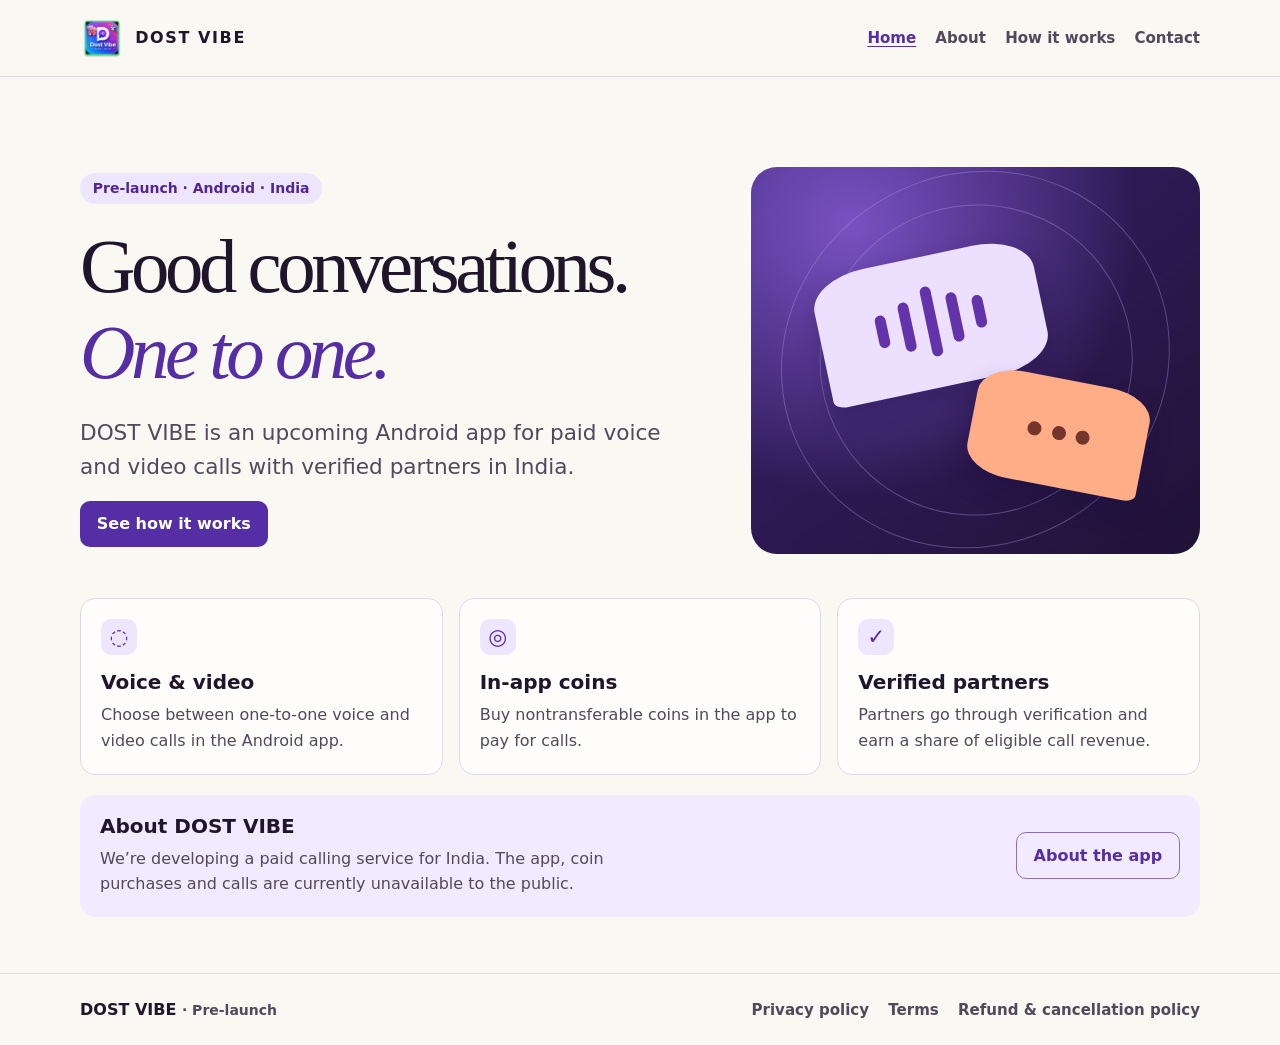
<file: index.html>
<!doctype html>
<html lang="en-IN">
<head>
<meta charset="utf-8">
<meta name="viewport" content="width=device-width, initial-scale=1">
<title>DOST VIBE | Voice and video calling</title>
<meta name="description" content="DOST VIBE is a pre-launch Android app for paid one-to-one voice and video calls in India.">
<meta name="theme-color" content="#faf8f3">
<link rel="icon" type="image/webp" href="app-icon.webp">
<link rel="stylesheet" href="style.css">
</head>
<body>
<a class="skip" href="#main">Skip to content</a>
<header class="header"><div class="shell top">
<a class="brand" href="index.html"><img class="app-icon" src="app-icon.webp" width="44" height="44" alt="">DOST VIBE</a>
<nav aria-label="Main navigation"><a href="index.html" aria-current="page">Home</a><a href="about.html">About</a><a href="how-it-works.html">How it works</a><a href="contact.html">Contact</a></nav>
</div></header>
<main id="main" class="shell home">

<section class="hero">
<div class="hero-copy"><span class="status">Pre-launch · Android · India</span>
<h1>Good conversations.<br><em>One to one.</em></h1>
<p>DOST VIBE is an upcoming Android app for paid voice and video calls with verified partners in India.</p>
<a class="button" href="how-it-works.html">See how it works</a></div>
<div class="art" aria-hidden="true"><div class="orbit a"></div><div class="orbit b"></div><div class="bubble first"><i></i><i></i><i></i><i></i><i></i></div><div class="bubble second"><b></b><b></b><b></b></div></div>
</section>
<section class="features" aria-label="Planned features">
<article><span class="symbol" aria-hidden="true">◌</span><h2>Voice &amp; video</h2><p>Choose between one-to-one voice and video calls in the Android app.</p></article>
<article><span class="symbol" aria-hidden="true">◎</span><h2>In-app coins</h2><p>Buy nontransferable coins in the app to pay for calls.</p></article>
<article><span class="symbol" aria-hidden="true">✓</span><h2>Verified partners</h2><p>Partners go through verification and earn a share of eligible call revenue.</p></article>
</section>
<section class="band"><div><h2>About DOST VIBE</h2><p>We’re developing a paid calling service for India. The app, coin purchases and calls are currently unavailable to the public.</p></div><a class="outline" href="about.html">About the app</a></section>
</main>
<footer class="footer"><div class="shell bottom"><span class="foot-brand">DOST VIBE <small>· Pre-launch</small></span>
<nav aria-label="Policies"><a href="privacy.html">Privacy policy</a><a href="terms.html">Terms</a><a href="refunds.html">Refund &amp; cancellation policy</a></nav></div></footer>
</body>
</html>
</file>
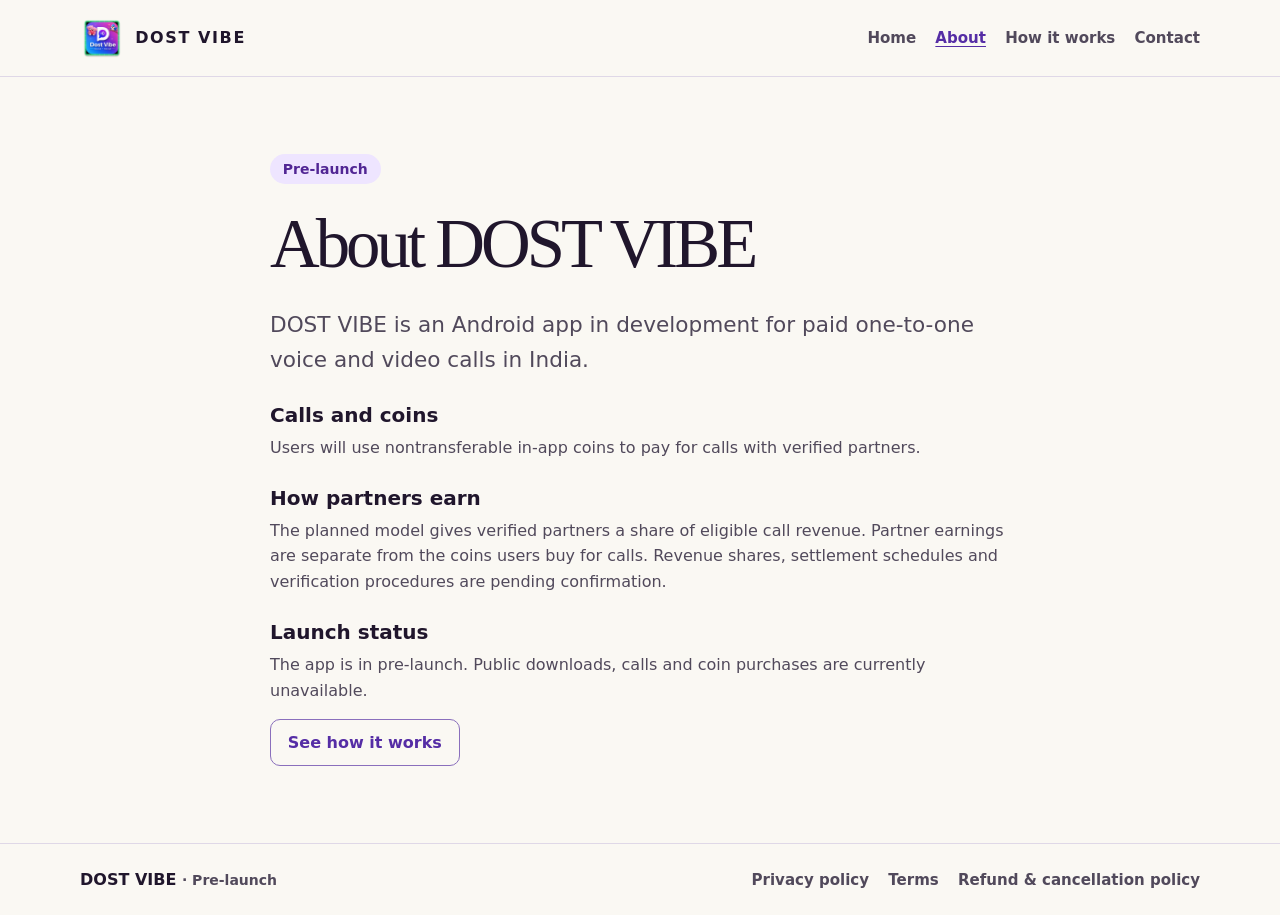
<file: about.html>
<!doctype html>
<html lang="en-IN">
<head>
<meta charset="utf-8">
<meta name="viewport" content="width=device-width, initial-scale=1">
<title>About | DOST VIBE</title>
<meta name="description" content="Learn about the planned DOST VIBE Android calling service.">
<meta name="theme-color" content="#faf8f3">
<link rel="icon" type="image/webp" href="app-icon.webp">
<link rel="stylesheet" href="style.css">
</head>
<body>
<a class="skip" href="#main">Skip to content</a>
<header class="header"><div class="shell top">
<a class="brand" href="index.html"><img class="app-icon" src="app-icon.webp" width="44" height="44" alt="">DOST VIBE</a>
<nav aria-label="Main navigation"><a href="index.html">Home</a><a href="about.html" aria-current="page">About</a><a href="how-it-works.html">How it works</a><a href="contact.html">Contact</a></nav>
</div></header>
<main id="main" class="shell inner">
<article class="prose"><span class="status">Pre-launch</span>
<h1>About DOST VIBE</h1><p class="lead">DOST VIBE is an Android app in development for paid one-to-one voice and video calls in India.</p>
<h2>Calls and coins</h2><p>Users will use nontransferable in-app coins to pay for calls with verified partners.</p>
<h2>How partners earn</h2><p>The planned model gives verified partners a share of eligible call revenue. Partner earnings are separate from the coins users buy for calls. Revenue shares, settlement schedules and verification procedures are pending confirmation.</p>
<h2>Launch status</h2><p>The app is in pre-launch. Public downloads, calls and coin purchases are currently unavailable.</p>
<a class="outline" href="how-it-works.html">See how it works</a></article>
</main>
<footer class="footer"><div class="shell bottom"><span class="foot-brand">DOST VIBE <small>· Pre-launch</small></span>
<nav aria-label="Policies"><a href="privacy.html">Privacy policy</a><a href="terms.html">Terms</a><a href="refunds.html">Refund &amp; cancellation policy</a></nav></div></footer>
</body>
</html>
</file>
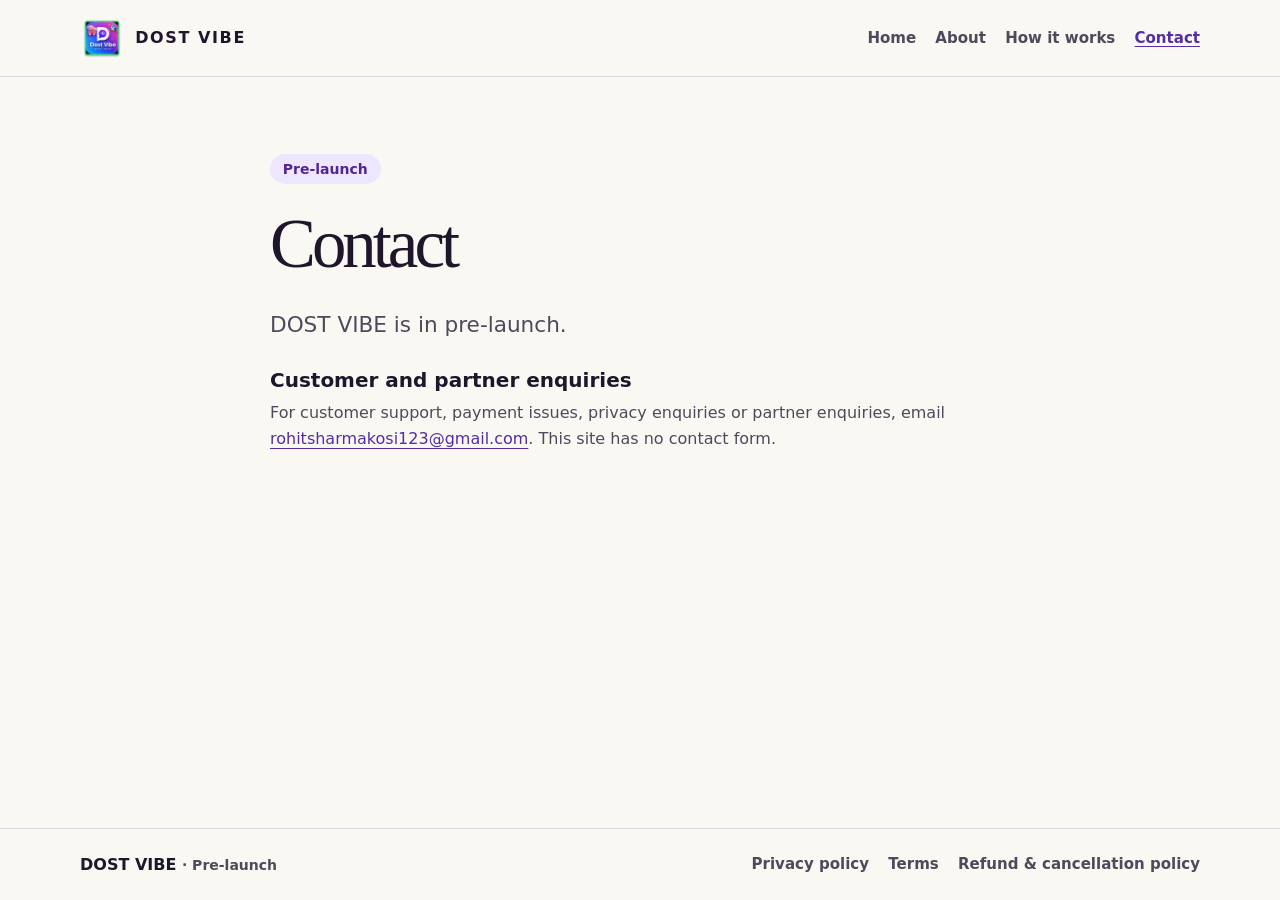
<file: contact.html>
<!doctype html>
<html lang="en-IN">
<head>
<meta charset="utf-8">
<meta name="viewport" content="width=device-width, initial-scale=1">
<title>Contact | DOST VIBE</title>
<meta name="description" content="Contact DOST VIBE for customer support, payment issues, privacy enquiries and partner enquiries.">
<meta name="theme-color" content="#faf8f3">
<link rel="icon" type="image/webp" href="app-icon.webp">
<link rel="stylesheet" href="style.css">
</head>
<body>
<a class="skip" href="#main">Skip to content</a>
<header class="header"><div class="shell top">
<a class="brand" href="index.html"><img class="app-icon" src="app-icon.webp" width="44" height="44" alt="">DOST VIBE</a>
<nav aria-label="Main navigation"><a href="index.html">Home</a><a href="about.html">About</a><a href="how-it-works.html">How it works</a><a href="contact.html" aria-current="page">Contact</a></nav>
</div></header>
<main id="main" class="shell inner">
<article class="prose"><span class="status">Pre-launch</span>
<h1>Contact</h1><p class="lead">DOST VIBE is in pre-launch.</p>
<h2>Customer and partner enquiries</h2><p>For customer support, payment issues, privacy enquiries or partner enquiries, email <a href="mailto:rohitsharmakosi123@gmail.com">rohitsharmakosi123@gmail.com</a>. This site has no contact form.</p></article>
</main>
<footer class="footer"><div class="shell bottom"><span class="foot-brand">DOST VIBE <small>· Pre-launch</small></span>
<nav aria-label="Policies"><a href="privacy.html">Privacy policy</a><a href="terms.html">Terms</a><a href="refunds.html">Refund &amp; cancellation policy</a></nav></div></footer>
</body>
</html>
</file>
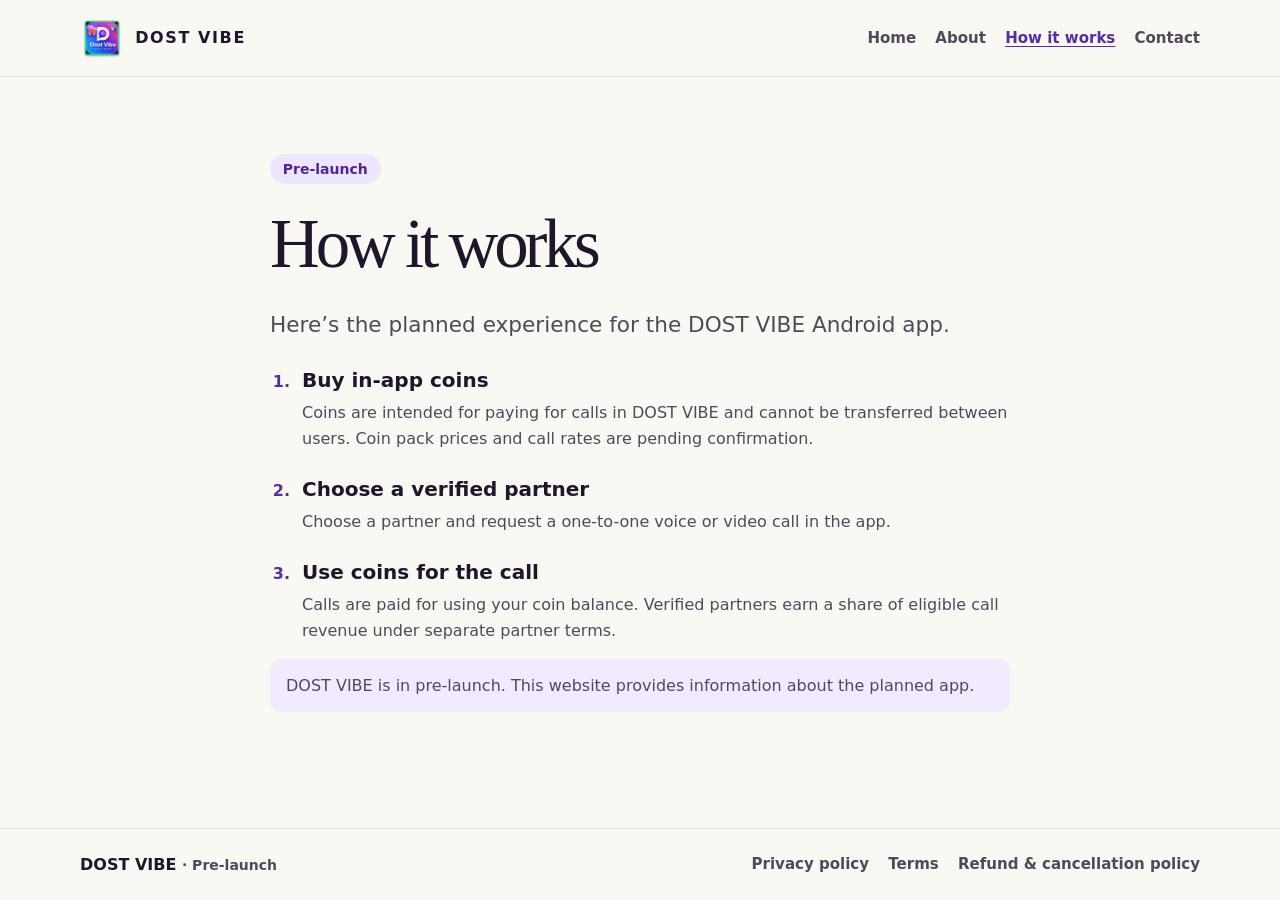
<file: how-it-works.html>
<!doctype html>
<html lang="en-IN">
<head>
<meta charset="utf-8">
<meta name="viewport" content="width=device-width, initial-scale=1">
<title>How it works | DOST VIBE</title>
<meta name="description" content="See how coins, calls and partner revenue sharing are planned to work.">
<meta name="theme-color" content="#faf8f3">
<link rel="icon" type="image/webp" href="app-icon.webp">
<link rel="stylesheet" href="style.css">
</head>
<body>
<a class="skip" href="#main">Skip to content</a>
<header class="header"><div class="shell top">
<a class="brand" href="index.html"><img class="app-icon" src="app-icon.webp" width="44" height="44" alt="">DOST VIBE</a>
<nav aria-label="Main navigation"><a href="index.html">Home</a><a href="about.html">About</a><a href="how-it-works.html" aria-current="page">How it works</a><a href="contact.html">Contact</a></nav>
</div></header>
<main id="main" class="shell inner">
<article class="prose"><span class="status">Pre-launch</span>
<h1>How it works</h1><p class="lead">Here’s the planned experience for the DOST VIBE Android app.</p>
<ol class="steps"><li><h2>Buy in-app coins</h2><p>Coins are intended for paying for calls in DOST VIBE and cannot be transferred between users. Coin pack prices and call rates are pending confirmation.</p></li>
<li><h2>Choose a verified partner</h2><p>Choose a partner and request a one-to-one voice or video call in the app.</p></li>
<li><h2>Use coins for the call</h2><p>Calls are paid for using your coin balance. Verified partners earn a share of eligible call revenue under separate partner terms.</p></li></ol>
<p class="note">DOST VIBE is in pre-launch. This website provides information about the planned app.</p></article>
</main>
<footer class="footer"><div class="shell bottom"><span class="foot-brand">DOST VIBE <small>· Pre-launch</small></span>
<nav aria-label="Policies"><a href="privacy.html">Privacy policy</a><a href="terms.html">Terms</a><a href="refunds.html">Refund &amp; cancellation policy</a></nav></div></footer>
</body>
</html>
</file>
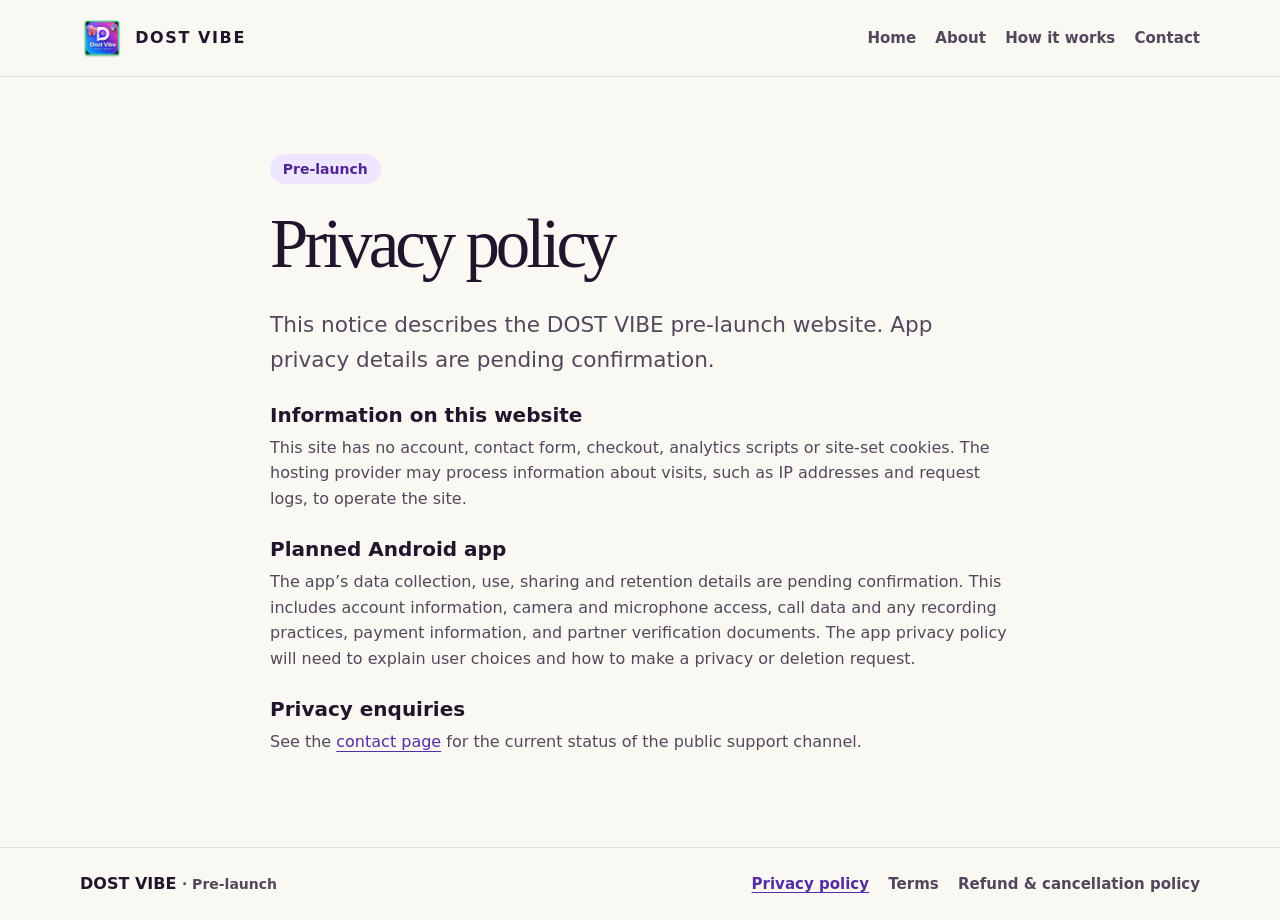
<file: privacy.html>
<!doctype html>
<html lang="en-IN">
<head>
<meta charset="utf-8">
<meta name="viewport" content="width=device-width, initial-scale=1">
<title>Privacy policy | DOST VIBE</title>
<meta name="description" content="Privacy information for the DOST VIBE pre-launch website.">
<meta name="theme-color" content="#faf8f3">
<link rel="icon" type="image/webp" href="app-icon.webp">
<link rel="stylesheet" href="style.css">
</head>
<body>
<a class="skip" href="#main">Skip to content</a>
<header class="header"><div class="shell top">
<a class="brand" href="index.html"><img class="app-icon" src="app-icon.webp" width="44" height="44" alt="">DOST VIBE</a>
<nav aria-label="Main navigation"><a href="index.html">Home</a><a href="about.html">About</a><a href="how-it-works.html">How it works</a><a href="contact.html">Contact</a></nav>
</div></header>
<main id="main" class="shell inner">
<article class="prose"><span class="status">Pre-launch</span>
<h1>Privacy policy</h1><p class="lead">This notice describes the DOST VIBE pre-launch website. App privacy details are pending confirmation.</p>
<h2>Information on this website</h2><p>This site has no account, contact form, checkout, analytics scripts or site-set cookies. The hosting provider may process information about visits, such as IP addresses and request logs, to operate the site.</p>
<h2>Planned Android app</h2><p>The app’s data collection, use, sharing and retention details are pending confirmation. This includes account information, camera and microphone access, call data and any recording practices, payment information, and partner verification documents. The app privacy policy will need to explain user choices and how to make a privacy or deletion request.</p>
<h2>Privacy enquiries</h2><p>See the <a href="contact.html">contact page</a> for the current status of the public support channel.</p></article>
</main>
<footer class="footer"><div class="shell bottom"><span class="foot-brand">DOST VIBE <small>· Pre-launch</small></span>
<nav aria-label="Policies"><a href="privacy.html" aria-current="page">Privacy policy</a><a href="terms.html">Terms</a><a href="refunds.html">Refund &amp; cancellation policy</a></nav></div></footer>
</body>
</html>
</file>
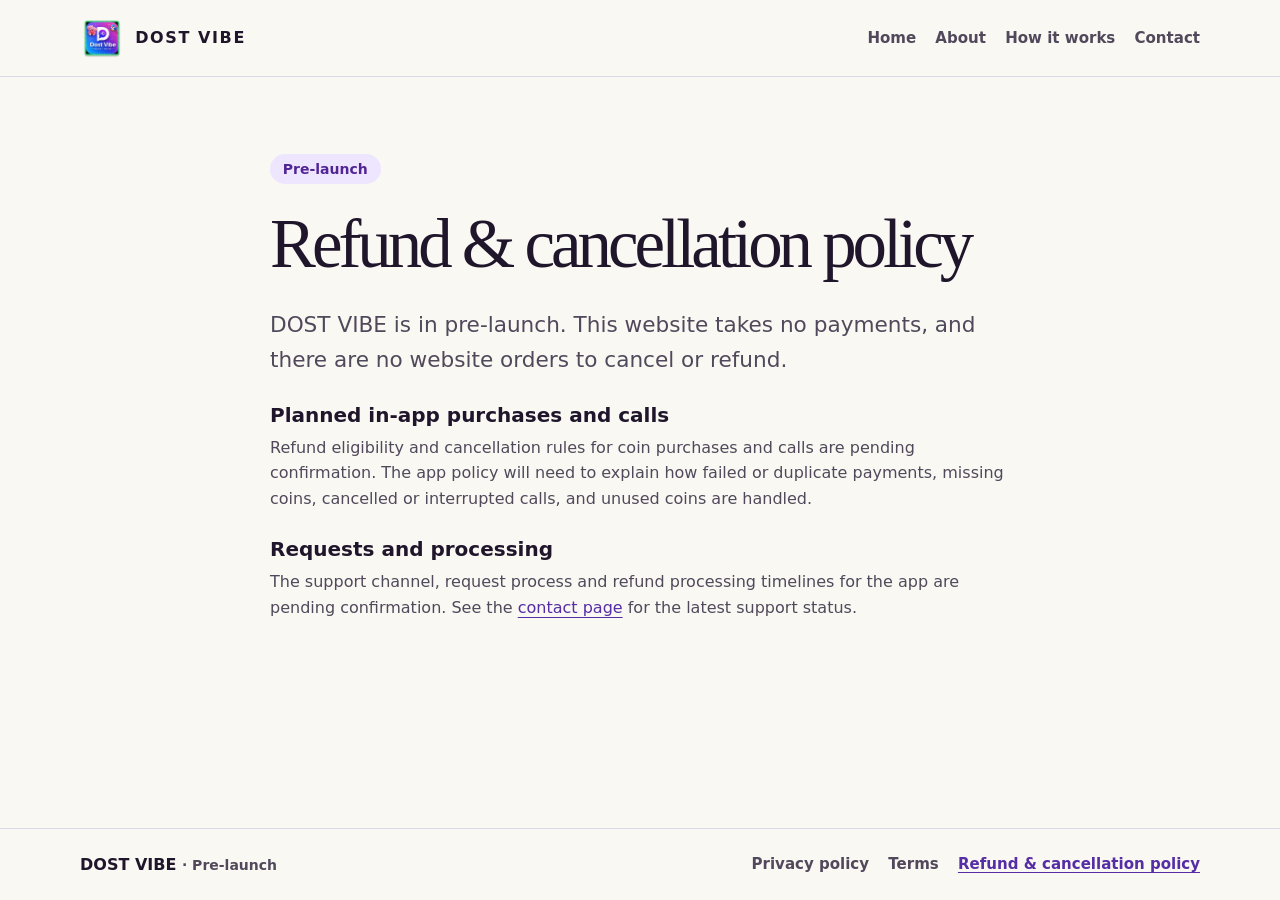
<file: refunds.html>
<!doctype html>
<html lang="en-IN">
<head>
<meta charset="utf-8">
<meta name="viewport" content="width=device-width, initial-scale=1">
<title>Refund &amp; cancellation policy | DOST VIBE</title>
<meta name="description" content="Refund and cancellation information for DOST VIBE during pre-launch.">
<meta name="theme-color" content="#faf8f3">
<link rel="icon" type="image/webp" href="app-icon.webp">
<link rel="stylesheet" href="style.css">
</head>
<body>
<a class="skip" href="#main">Skip to content</a>
<header class="header"><div class="shell top">
<a class="brand" href="index.html"><img class="app-icon" src="app-icon.webp" width="44" height="44" alt="">DOST VIBE</a>
<nav aria-label="Main navigation"><a href="index.html">Home</a><a href="about.html">About</a><a href="how-it-works.html">How it works</a><a href="contact.html">Contact</a></nav>
</div></header>
<main id="main" class="shell inner">
<article class="prose"><span class="status">Pre-launch</span>
<h1>Refund &amp; cancellation policy</h1><p class="lead">DOST VIBE is in pre-launch. This website takes no payments, and there are no website orders to cancel or refund.</p>
<h2>Planned in-app purchases and calls</h2><p>Refund eligibility and cancellation rules for coin purchases and calls are pending confirmation. The app policy will need to explain how failed or duplicate payments, missing coins, cancelled or interrupted calls, and unused coins are handled.</p>
<h2>Requests and processing</h2><p>The support channel, request process and refund processing timelines for the app are pending confirmation. See the <a href="contact.html">contact page</a> for the latest support status.</p></article>
</main>
<footer class="footer"><div class="shell bottom"><span class="foot-brand">DOST VIBE <small>· Pre-launch</small></span>
<nav aria-label="Policies"><a href="privacy.html">Privacy policy</a><a href="terms.html">Terms</a><a href="refunds.html" aria-current="page">Refund &amp; cancellation policy</a></nav></div></footer>
</body>
</html>
</file>
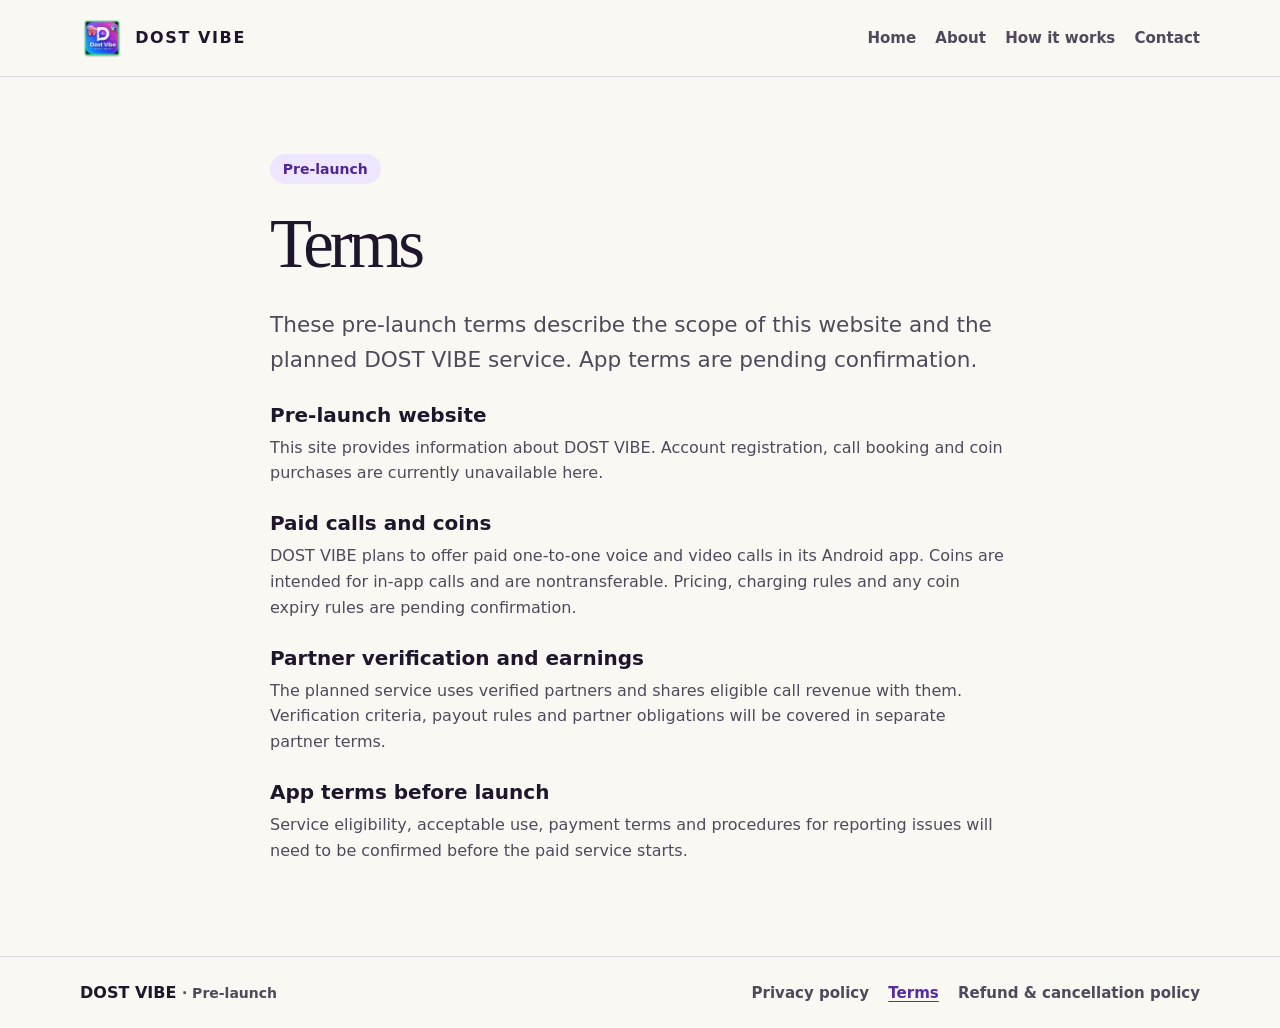
<file: terms.html>
<!doctype html>
<html lang="en-IN">
<head>
<meta charset="utf-8">
<meta name="viewport" content="width=device-width, initial-scale=1">
<title>Terms | DOST VIBE</title>
<meta name="description" content="Terms and service information for DOST VIBE during pre-launch.">
<meta name="theme-color" content="#faf8f3">
<link rel="icon" type="image/webp" href="app-icon.webp">
<link rel="stylesheet" href="style.css">
</head>
<body>
<a class="skip" href="#main">Skip to content</a>
<header class="header"><div class="shell top">
<a class="brand" href="index.html"><img class="app-icon" src="app-icon.webp" width="44" height="44" alt="">DOST VIBE</a>
<nav aria-label="Main navigation"><a href="index.html">Home</a><a href="about.html">About</a><a href="how-it-works.html">How it works</a><a href="contact.html">Contact</a></nav>
</div></header>
<main id="main" class="shell inner">
<article class="prose"><span class="status">Pre-launch</span>
<h1>Terms</h1><p class="lead">These pre-launch terms describe the scope of this website and the planned DOST VIBE service. App terms are pending confirmation.</p>
<h2>Pre-launch website</h2><p>This site provides information about DOST VIBE. Account registration, call booking and coin purchases are currently unavailable here.</p>
<h2>Paid calls and coins</h2><p>DOST VIBE plans to offer paid one-to-one voice and video calls in its Android app. Coins are intended for in-app calls and are nontransferable. Pricing, charging rules and any coin expiry rules are pending confirmation.</p>
<h2>Partner verification and earnings</h2><p>The planned service uses verified partners and shares eligible call revenue with them. Verification criteria, payout rules and partner obligations will be covered in separate partner terms.</p>
<h2>App terms before launch</h2><p>Service eligibility, acceptable use, payment terms and procedures for reporting issues will need to be confirmed before the paid service starts.</p></article>
</main>
<footer class="footer"><div class="shell bottom"><span class="foot-brand">DOST VIBE <small>· Pre-launch</small></span>
<nav aria-label="Policies"><a href="privacy.html">Privacy policy</a><a href="terms.html" aria-current="page">Terms</a><a href="refunds.html">Refund &amp; cancellation policy</a></nav></div></footer>
</body>
</html>
</file>
<file: style.css>
:root {
  color-scheme: light;
  --paper: #faf8f3;
  --ink: #20162c;
  --muted: #51495b;
  --purple: #552da5;
  --line: #dfd8e7;
  font-family: "Segoe UI", system-ui, sans-serif;
  color: var(--ink);
  background: var(--paper);
  line-height: 1.6;
}
* { box-sizing: border-box; }
body { margin: 0; min-height: 100vh; display: flex; flex-direction: column; }
main { flex: 1; }
a { color: var(--purple); text-underline-offset: .22em; }
a:focus-visible { outline: 3px solid #9258e6; outline-offset: 4px; }
.shell { width: min(1120px, calc(100% - 40px)); margin-inline: auto; }
.app-icon { display: block; object-fit: contain; flex: none; }
.skip { position: absolute; top: .5rem; left: .5rem; padding: .5rem 1rem; background: white; z-index: 2; transform: translateY(-160%); }
.skip:focus { transform: none; }
.header { border-bottom: 1px solid var(--line); }
.top, .bottom { display: flex; justify-content: space-between; align-items: center; gap: .7rem 2rem; flex-wrap: wrap; }
.top { min-height: 76px; padding-block: .5rem; }
.brand { display: inline-flex; align-items: center; gap: .7rem; font-weight: 850; color: var(--ink); text-decoration: none; letter-spacing: .10em; }
nav { display: flex; flex-wrap: wrap; gap: .05rem 1.2rem; }
nav a { display: inline-flex; align-items: center; min-height: 44px; color: var(--muted); font-size: .94rem; font-weight: 650; text-decoration: none; }
nav a:hover, nav [aria-current] { color: var(--purple); text-decoration: underline; }
.hero { display: grid; grid-template-columns: 1.15fr .85fr; align-items: center; gap: clamp(1rem, 5vw, 5rem); padding-block: clamp(2.5rem, 7vw, 6rem) 2.8rem; }
.status { display: inline-block; background: #eee5ff; color: #512694; border-radius: 2rem; padding: .25rem .8rem; font-size: .875rem; font-weight: 750; }
h1, h2 { line-height: 1.12; }
h1 { font-family: Georgia, serif; font-size: clamp(2.5rem, 6vw, 5.25rem); font-weight: 500; letter-spacing: -.058em; margin: .26em 0; }
h1 em { color: var(--purple); }
h2 { margin: 0 0 .55rem; font-size: 1.25rem; }
p { color: var(--muted); margin: 0 0 1rem; }
.hero-copy p, .lead { font-size: clamp(1.12rem, 2vw, 1.35rem); max-width: 34em; }
.button, .outline { display: inline-flex; align-items: center; min-height: 46px; border-radius: 10px; font-weight: 700; text-decoration: none; padding: .6rem 1.05rem; }
.button { color: white; background: var(--purple); }
.button:hover { background: #422080; }
.outline { border: 1px solid #8a6fbc; }
.outline:hover { background: #eee5ff; }
.art { position: relative; isolation: isolate; width: 100%; max-height: 390px; aspect-ratio: 1.16; overflow: hidden; border-radius: 26px; background: radial-gradient(ellipse at 22% 15%, #7852c2, transparent 58%), linear-gradient(140deg,#39206c,#211237); }
.orbit { position: absolute; inset: 10% 15%; border: 1px solid #b69de25e; border-radius: 50%; transform: rotate(-31deg); }
.orbit.b { inset: 2% 6%; }
.bubble { position: absolute; display: flex; justify-content: center; align-items: center; gap: 6%; border-radius: 25% 25% 25% 6%; box-shadow: 0 12px 25px #160c3d50; }
.first { width: 50%; height: 34%; left: 15%; top: 23%; background: #ede0ff; transform: rotate(-12deg); }
.second { width: 39%; height: 28%; right: 12%; top: 55%; background: #ffad87; transform: rotate(11deg); border-radius: 25% 25% 7% 25%; }
.bubble i { width: 5%; height: 25%; border-radius: 10px; background: #6334a9; }
.bubble i:nth-child(even) { height: 38%; }
.bubble i:nth-child(3) { height: 54%; }
.bubble b { width: 8%; aspect-ratio: 1; background: #74352c; border-radius: 50%; }
.features { display: grid; grid-template-columns: repeat(3, 1fr); gap: 1rem; }
.features article { border: 1px solid var(--line); background: #fffdfb; border-radius: 15px; padding: 1.25rem; }
.symbol { color: var(--purple); background: #eee5ff; display: grid; place-items: center; width: 36px; height: 36px; border-radius: 10px; margin-bottom: 1rem; font-size: 1.35rem; font-weight: 750; }
.features p, .band p { margin: 0; }
.band { margin-block: 1.25rem 3.5rem; padding: 1.25rem; background: #f2ebff; border-radius: 15px; display: flex; align-items: center; justify-content: space-between; flex-wrap: wrap; gap: 1rem; }
.band p { max-width: 58ch; }
.inner { padding-block: clamp(2rem, 6vw, 4.8rem); }
.prose { max-width: 740px; margin-inline: auto; }
.prose h1 { font-size: clamp(2.45rem, 5.8vw, 4.3rem); margin-block: .32em .36em; }
.prose h2 { margin-top: 1.65rem; }
.steps { padding-inline-start: 1.6rem; }
.steps li { padding-inline-start: .4rem; }
.steps li::marker { font-weight: 750; color: var(--purple); }
.note { background: #f2ebff; border-radius: 12px; padding: .85rem 1rem; }
.footer { border-top: 1px solid var(--line); }
.bottom { padding-block: .85rem; }
.foot-brand { font-weight: 750; }
.foot-brand small { font-size: .875rem; color: var(--muted); font-weight: 550; }
@media (max-width: 740px) {
  .hero { grid-template-columns: 1fr; }
  .art { max-height: 290px; aspect-ratio: 1.5; }
  .features { grid-template-columns: 1fr; }
}
@media (max-width: 400px) {
  .shell { width: calc(100% - 30px); }
  nav { gap: .05rem .8rem; }
}
</file>
